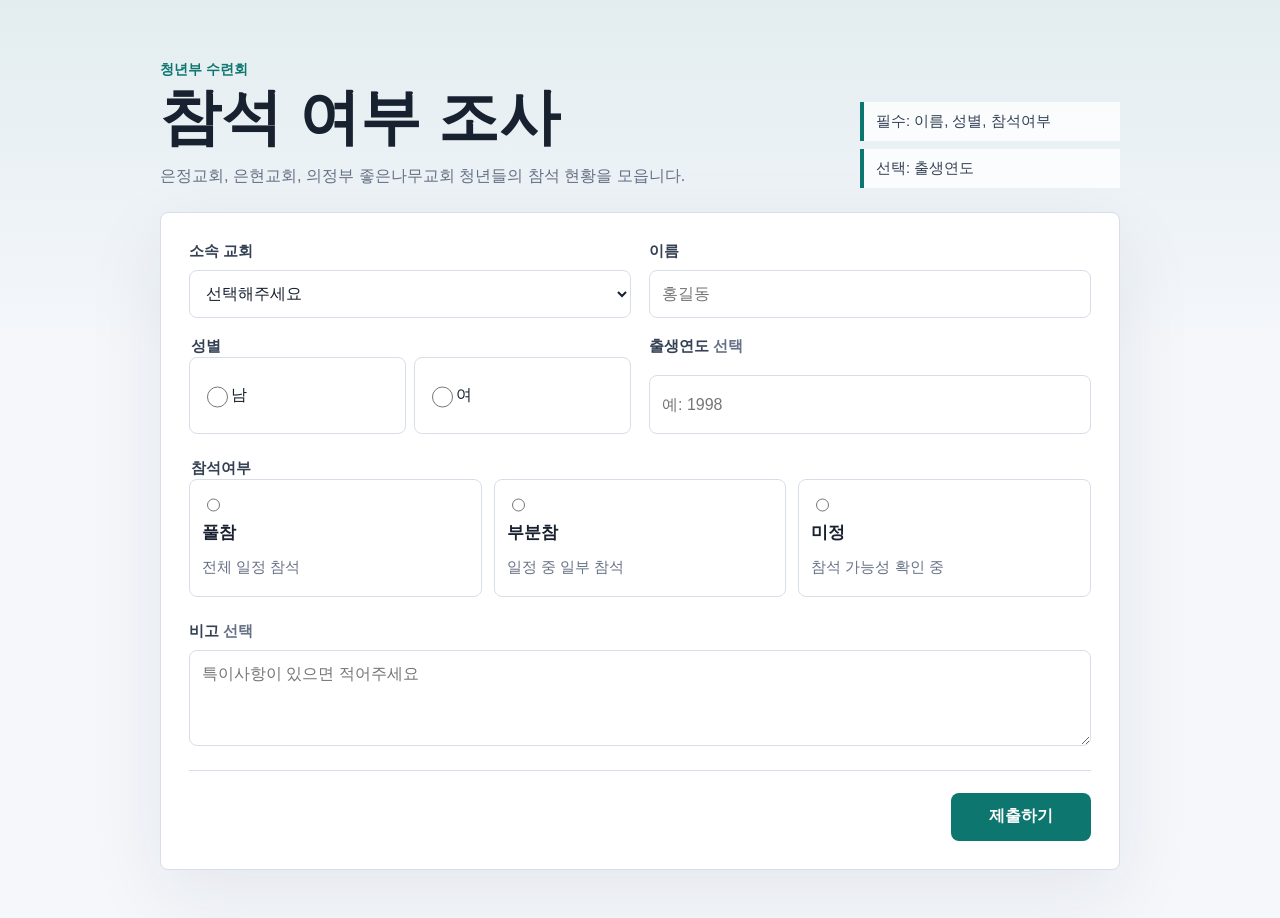
<file: index.html>
<!doctype html>
<html lang="ko">
  <head>
    <meta charset="UTF-8" />
    <meta name="viewport" content="width=device-width, initial-scale=1.0" />
    <title>수련회 참석 조사</title>
    <link rel="stylesheet" href="./styles.css" />
  </head>
  <body>
    <main class="page-shell">
      <section class="intro-panel" aria-labelledby="page-title">
        <div>
          <p class="eyebrow">청년부 수련회</p>
          <h1 id="page-title">참석 여부 조사</h1>
          <p class="intro-copy">
            은정교회, 은현교회, 의정부 좋은나무교회 청년들의 참석 현황을 모읍니다.
          </p>
        </div>
        <div class="quick-stats" aria-label="입력 항목 요약">
          <span>필수: 이름, 성별, 참석여부</span>
          <span>선택: 출생연도</span>
        </div>
      </section>

      <section class="form-panel" aria-label="참석 조사 입력">
        <form id="surveyForm" novalidate>
          <div class="field-grid">
            <label class="field" for="church">
              <span>소속 교회</span>
              <select id="church" name="church" required>
                <option value="">선택해주세요</option>
                <option value="은정교회">은정교회</option>
                <option value="은현교회">은현교회</option>
                <option value="의정부 좋은나무교회">의정부 좋은나무교회</option>
              </select>
            </label>

            <label class="field" for="name">
              <span>이름</span>
              <input id="name" name="name" type="text" autocomplete="name" placeholder="홍길동" required />
            </label>

            <fieldset class="field radio-field">
              <legend>성별</legend>
              <div class="segmented">
                <label><input type="radio" name="gender" value="남" required /> 남</label>
                <label><input type="radio" name="gender" value="여" required /> 여</label>
              </div>
            </fieldset>

            <label class="field" for="birthYear">
              <span>출생연도 <em>선택</em></span>
              <input id="birthYear" name="birthYear" type="number" inputmode="numeric" min="1970" placeholder="예: 1998" />
            </label>
          </div>

          <fieldset class="field attendance-field">
            <legend>참석여부</legend>
            <div class="attendance-options">
              <label>
                <input type="radio" name="attendance" value="풀참" required />
                <strong>풀참</strong>
                <span>전체 일정 참석</span>
              </label>
              <label>
                <input type="radio" name="attendance" value="부분참" required />
                <strong>부분참</strong>
                <span>일정 중 일부 참석</span>
              </label>
              <label>
                <input type="radio" name="attendance" value="미정" required />
                <strong>미정</strong>
                <span>참석 가능성 확인 중</span>
              </label>
            </div>
          </fieldset>

          <section id="joinSection" class="join-section" aria-label="합류 시점" hidden>
            <div class="section-heading">
              <h2>합류 시점</h2>
              <p>부분참 또는 미정인 경우 현재 예상되는 합류 시점과 퇴소 예정 시점을 남겨주세요.</p>
            </div>
            <div class="field-grid">
              <label class="field" for="joinDate">
                <span>합류일</span>
                <input id="joinDate" name="joinDate" type="date" />
              </label>

              <label class="field" for="joinPeriod">
                <span>시간대</span>
                <select id="joinPeriod" name="joinPeriod">
                  <option value="">선택해주세요</option>
                  <option value="새벽 (00:00~06:00)">새벽 (00:00~06:00)</option>
                  <option value="아침 (06:00~09:00)">아침 (06:00~09:00)</option>
                  <option value="오전 (09:00~12:00)">오전 (09:00~12:00)</option>
                  <option value="점심 (12:00~14:00)">점심 (12:00~14:00)</option>
                  <option value="오후 (14:00~18:00)">오후 (14:00~18:00)</option>
                  <option value="저녁 (18:00~21:00)">저녁 (18:00~21:00)</option>
                  <option value="밤 (21:00~24:00)">밤 (21:00~24:00)</option>
                </select>
              </label>

              <label class="field field-wide" for="joinNote">
                <span>메모 <em>선택</em></span>
                <input id="joinNote" name="joinNote" type="text" placeholder="예: 금요일 퇴근 후 출발 예정" />
              </label>

              <label class="field" for="leaveDate">
                <span>퇴소 예정일 <em>선택</em></span>
                <input id="leaveDate" name="leaveDate" type="date" />
              </label>

              <label class="field" for="leavePeriod">
                <span>퇴소 시간대 <em>선택</em></span>
                <select id="leavePeriod" name="leavePeriod">
                  <option value="">선택해주세요</option>
                  <option value="새벽 (00:00~06:00)">새벽 (00:00~06:00)</option>
                  <option value="아침 (06:00~09:00)">아침 (06:00~09:00)</option>
                  <option value="오전 (09:00~12:00)">오전 (09:00~12:00)</option>
                  <option value="점심 (12:00~14:00)">점심 (12:00~14:00)</option>
                  <option value="오후 (14:00~18:00)">오후 (14:00~18:00)</option>
                  <option value="저녁 (18:00~21:00)">저녁 (18:00~21:00)</option>
                  <option value="밤 (21:00~24:00)">밤 (21:00~24:00)</option>
                </select>
              </label>

              <label class="field field-wide" for="leaveNote">
                <span>퇴소 메모 <em>선택</em></span>
                <input id="leaveNote" name="leaveNote" type="text" placeholder="예: 토요일 저녁 식사 후 귀가 예정" />
              </label>
            </div>
          </section>

          <label class="field" for="note">
            <span>비고 <em>선택</em></span>
            <textarea id="note" name="note" rows="3" placeholder="특이사항이 있으면 적어주세요"></textarea>
          </label>

          <div class="form-actions">
            <p id="formMessage" class="form-message" role="status"></p>
            <button type="submit">제출하기</button>
          </div>
        </form>
      </section>
    </main>

    <script src="./config.js"></script>
    <script src="./app.js"></script>
  </body>
</html>
</file>
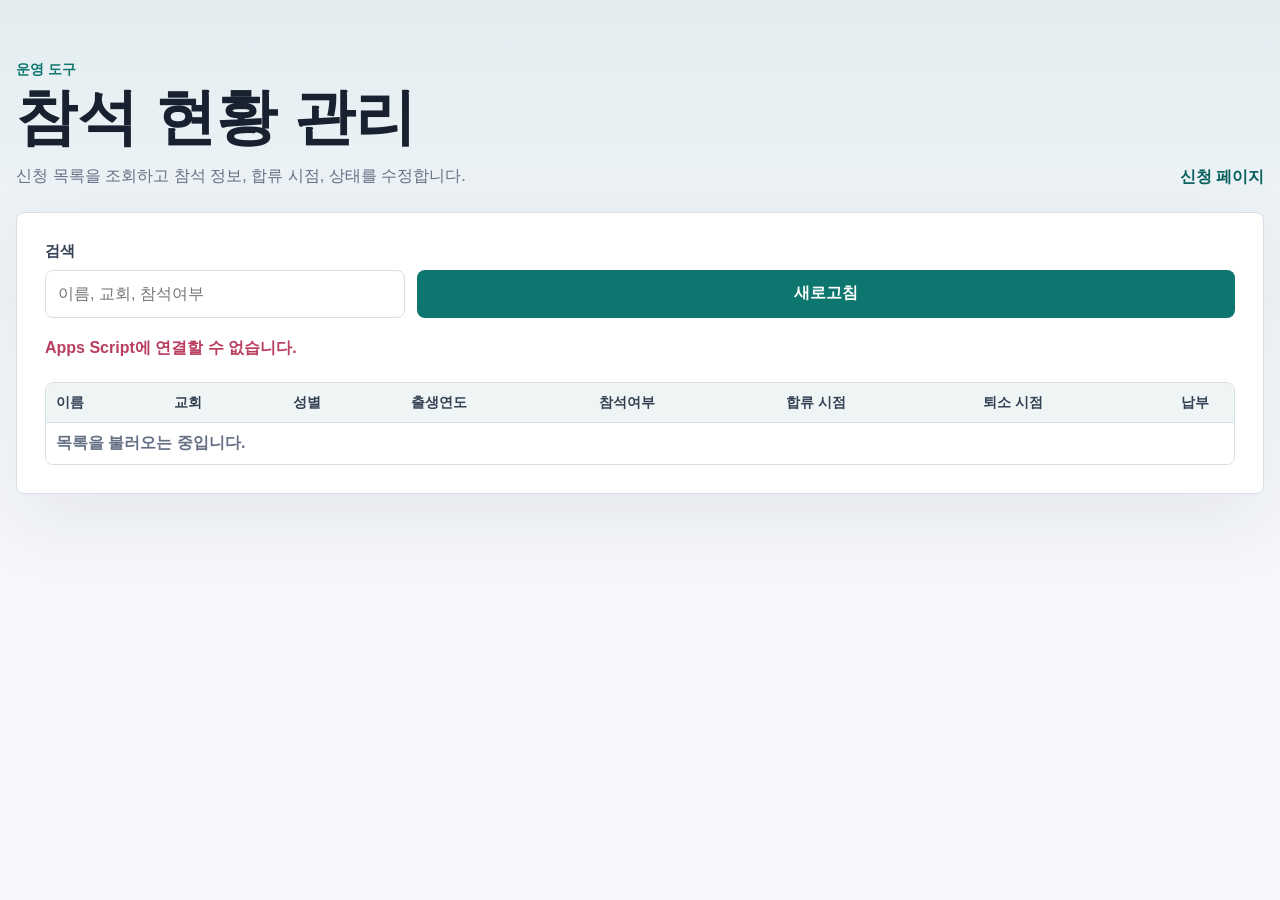
<file: admin.html>
<!doctype html>
<html lang="ko">
  <head>
    <meta charset="UTF-8" />
    <meta name="viewport" content="width=device-width, initial-scale=1.0" />
    <title>수련회 참석 조사 관리자</title>
    <link rel="stylesheet" href="./styles.css" />
  </head>
  <body>
    <main class="page-shell admin-shell">
      <section class="intro-panel" aria-labelledby="page-title">
        <div>
          <p class="eyebrow">운영 도구</p>
          <h1 id="page-title">참석 현황 관리</h1>
          <p class="intro-copy">신청 목록을 조회하고 참석 정보, 합류 시점, 상태를 수정합니다.</p>
        </div>
        <a class="text-link" href="./index.html">신청 페이지</a>
      </section>

      <section class="form-panel admin-panel" aria-label="운영 도구">
        <div class="admin-toolbar">
          <label class="field" for="searchInput">
            <span>검색</span>
            <input id="searchInput" type="search" placeholder="이름, 교회, 참석여부" />
          </label>
          <button id="refreshButton" type="button">새로고침</button>
        </div>

        <p id="adminMessage" class="form-message" role="status"></p>

        <div class="table-wrap">
          <table class="admin-table">
            <thead>
              <tr>
                <th>이름</th>
                <th>교회</th>
                <th>성별</th>
                <th>출생연도</th>
                <th>참석여부</th>
                <th>합류 시점</th>
                <th>퇴소 시점</th>
                <th>납부</th>
                <th>상태</th>
                <th>관리</th>
              </tr>
            </thead>
            <tbody id="responseRows">
              <tr>
                <td colspan="10" class="empty-cell">목록을 불러오는 중입니다.</td>
              </tr>
            </tbody>
          </table>
        </div>
      </section>
    </main>

    <template id="rowTemplate">
      <tr>
        <td>
          <input name="name" aria-label="이름" required />
          <small data-field="submittedAt"></small>
        </td>
        <td>
          <select name="church" aria-label="소속 교회" required>
            <option value="은정교회">은정교회</option>
            <option value="은현교회">은현교회</option>
            <option value="의정부 좋은나무교회">의정부 좋은나무교회</option>
          </select>
        </td>
        <td>
          <select name="gender" aria-label="성별" required>
            <option value="남">남</option>
            <option value="여">여</option>
          </select>
        </td>
        <td><input name="birthYear" type="number" min="1970" aria-label="출생연도" /></td>
        <td>
          <select name="attendance" aria-label="참석여부" required>
            <option value="풀참">풀참</option>
            <option value="부분참">부분참</option>
            <option value="미정">미정</option>
          </select>
        </td>
        <td class="join-cell">
          <input name="joinDate" type="date" aria-label="합류일" />
          <select name="joinPeriod" aria-label="합류 시간대">
            <option value="">시간대 없음</option>
            <option value="새벽 (00:00~06:00)">새벽 (00:00~06:00)</option>
            <option value="아침 (06:00~09:00)">아침 (06:00~09:00)</option>
            <option value="오전 (09:00~12:00)">오전 (09:00~12:00)</option>
            <option value="점심 (12:00~14:00)">점심 (12:00~14:00)</option>
            <option value="오후 (14:00~18:00)">오후 (14:00~18:00)</option>
            <option value="저녁 (18:00~21:00)">저녁 (18:00~21:00)</option>
            <option value="밤 (21:00~24:00)">밤 (21:00~24:00)</option>
          </select>
          <input name="joinNote" aria-label="합류 메모" placeholder="합류 메모" />
          <textarea name="note" aria-label="비고" rows="2" placeholder="비고"></textarea>
        </td>
        <td class="schedule-cell">
          <input name="leaveDate" type="date" aria-label="퇴소일" />
          <select name="leavePeriod" aria-label="퇴소 시간대">
            <option value="">시간대 없음</option>
            <option value="새벽 (00:00~06:00)">새벽 (00:00~06:00)</option>
            <option value="아침 (06:00~09:00)">아침 (06:00~09:00)</option>
            <option value="오전 (09:00~12:00)">오전 (09:00~12:00)</option>
            <option value="점심 (12:00~14:00)">점심 (12:00~14:00)</option>
            <option value="오후 (14:00~18:00)">오후 (14:00~18:00)</option>
            <option value="저녁 (18:00~21:00)">저녁 (18:00~21:00)</option>
            <option value="밤 (21:00~24:00)">밤 (21:00~24:00)</option>
          </select>
          <input name="leaveNote" aria-label="퇴소 메모" placeholder="퇴소 메모" />
        </td>
        <td class="payment-cell">
          <select name="paymentStatus" aria-label="납부 상태">
            <option value="미납">미납</option>
            <option value="완납">완납</option>
            <option value="부분납">부분납</option>
            <option value="면제">면제</option>
            <option value="환불">환불</option>
          </select>
          <input name="paymentAmount" type="number" min="0" aria-label="납부금액" placeholder="금액" />
          <select name="paymentMethod" aria-label="납부 방식">
            <option value="">방식 없음</option>
            <option value="계좌이체">계좌이체</option>
            <option value="현금">현금</option>
            <option value="카드">카드</option>
            <option value="기타">기타</option>
          </select>
          <input name="paymentNote" aria-label="납부 메모" placeholder="납부 메모" />
        </td>
        <td>
          <select name="status" aria-label="상태" required>
            <option value="접수">접수</option>
            <option value="확인">확인</option>
            <option value="취소">취소</option>
          </select>
        </td>
        <td class="row-actions">
          <button type="button" data-action="save">저장</button>
          <button type="button" data-action="delete" class="danger-button">삭제</button>
        </td>
      </tr>
    </template>

    <script src="./config.js"></script>
    <script src="./admin.js"></script>
  </body>
</html>
</file>
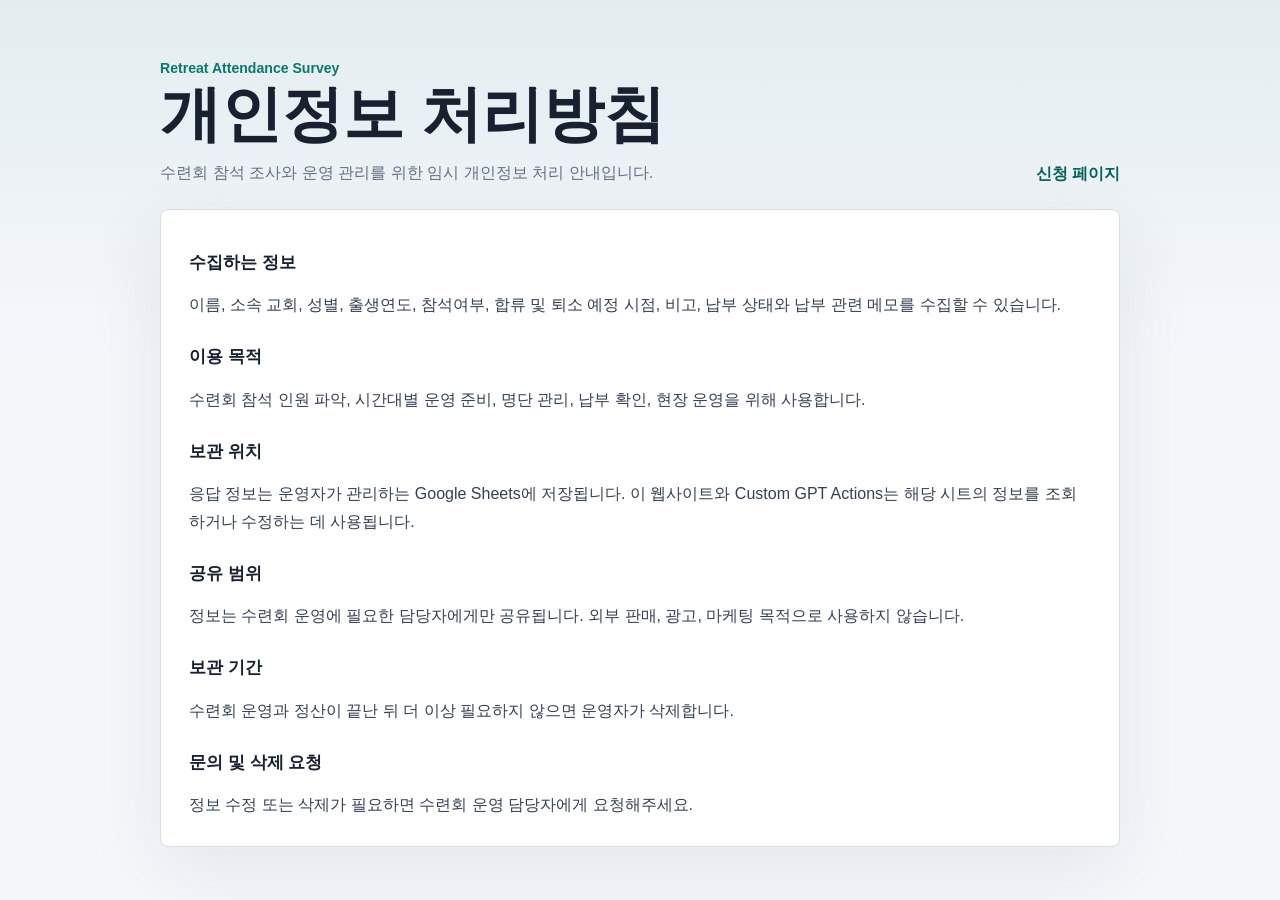
<file: privacy.html>
<!doctype html>
<html lang="ko">
  <head>
    <meta charset="UTF-8" />
    <meta name="viewport" content="width=device-width, initial-scale=1.0" />
    <title>개인정보 처리방침</title>
    <link rel="stylesheet" href="./styles.css" />
  </head>
  <body>
    <main class="page-shell">
      <section class="intro-panel" aria-labelledby="page-title">
        <div>
          <p class="eyebrow">Retreat Attendance Survey</p>
          <h1 id="page-title">개인정보 처리방침</h1>
          <p class="intro-copy">수련회 참석 조사와 운영 관리를 위한 임시 개인정보 처리 안내입니다.</p>
        </div>
        <a class="text-link" href="./index.html">신청 페이지</a>
      </section>

      <section class="form-panel policy-panel">
        <h2>수집하는 정보</h2>
        <p>이름, 소속 교회, 성별, 출생연도, 참석여부, 합류 및 퇴소 예정 시점, 비고, 납부 상태와 납부 관련 메모를 수집할 수 있습니다.</p>

        <h2>이용 목적</h2>
        <p>수련회 참석 인원 파악, 시간대별 운영 준비, 명단 관리, 납부 확인, 현장 운영을 위해 사용합니다.</p>

        <h2>보관 위치</h2>
        <p>응답 정보는 운영자가 관리하는 Google Sheets에 저장됩니다. 이 웹사이트와 Custom GPT Actions는 해당 시트의 정보를 조회하거나 수정하는 데 사용됩니다.</p>

        <h2>공유 범위</h2>
        <p>정보는 수련회 운영에 필요한 담당자에게만 공유됩니다. 외부 판매, 광고, 마케팅 목적으로 사용하지 않습니다.</p>

        <h2>보관 기간</h2>
        <p>수련회 운영과 정산이 끝난 뒤 더 이상 필요하지 않으면 운영자가 삭제합니다.</p>

        <h2>문의 및 삭제 요청</h2>
        <p>정보 수정 또는 삭제가 필요하면 수련회 운영 담당자에게 요청해주세요.</p>
      </section>
    </main>
  </body>
</html>
</file>
<file: styles.css>
:root {
  color-scheme: light;
  --ink: #18212f;
  --muted: #667085;
  --line: #d8dee8;
  --surface: #ffffff;
  --bg: #f5f7fb;
  --brand: #0d766e;
  --brand-dark: #075f5a;
  --accent: #b93d5e;
  --focus: rgba(13, 118, 110, 0.22);
  font-family: Inter, Pretendard, -apple-system, BlinkMacSystemFont, "Segoe UI", sans-serif;
}

* {
  box-sizing: border-box;
}

body {
  margin: 0;
  min-height: 100vh;
  background:
    linear-gradient(180deg, rgba(13, 118, 110, 0.08), rgba(245, 247, 251, 0) 360px),
    var(--bg);
  color: var(--ink);
}

button,
input,
select,
textarea {
  font: inherit;
}

.page-shell {
  width: min(960px, calc(100% - 32px));
  margin: 0 auto;
  padding: 32px 0 48px;
}

.intro-panel {
  display: flex;
  align-items: end;
  justify-content: space-between;
  gap: 24px;
  padding: 28px 0 24px;
}

.eyebrow {
  margin: 0 0 8px;
  color: var(--brand);
  font-size: 0.88rem;
  font-weight: 800;
}

h1 {
  margin: 0;
  font-size: clamp(2rem, 6vw, 3.8rem);
  line-height: 1;
  letter-spacing: 0;
}

.intro-copy {
  max-width: 560px;
  margin: 14px 0 0;
  color: var(--muted);
  font-size: 1.02rem;
  line-height: 1.6;
}

.quick-stats {
  display: grid;
  gap: 8px;
  flex: 0 0 260px;
  color: #344054;
  font-size: 0.92rem;
}

.quick-stats span {
  border-left: 4px solid var(--brand);
  background: rgba(255, 255, 255, 0.8);
  padding: 10px 12px;
}

.form-panel {
  background: var(--surface);
  border: 1px solid var(--line);
  border-radius: 8px;
  box-shadow: 0 24px 80px rgba(24, 33, 47, 0.08);
  padding: 28px;
}

form {
  display: grid;
  gap: 24px;
}

.field-grid {
  display: grid;
  grid-template-columns: repeat(2, minmax(0, 1fr));
  gap: 18px;
}

.field,
fieldset {
  min-width: 0;
  margin: 0;
  border: 0;
  padding: 0;
}

.field {
  display: grid;
  gap: 8px;
}

.field-wide {
  grid-column: 1 / -1;
}

.field span,
legend {
  color: #344054;
  font-size: 0.95rem;
  font-weight: 800;
}

em {
  color: var(--muted);
  font-style: normal;
  font-weight: 600;
}

input,
select,
textarea {
  width: 100%;
  min-height: 48px;
  border: 1px solid var(--line);
  border-radius: 8px;
  background: #fff;
  color: var(--ink);
  padding: 11px 12px;
  outline: none;
}

textarea {
  resize: vertical;
  line-height: 1.5;
}

input:focus,
select:focus,
textarea:focus {
  border-color: var(--brand);
  box-shadow: 0 0 0 4px var(--focus);
}

.radio-field {
  display: grid;
  gap: 8px;
}

.segmented {
  display: grid;
  grid-template-columns: repeat(2, minmax(0, 1fr));
  gap: 8px;
}

.segmented label,
.attendance-options label {
  display: grid;
  cursor: pointer;
  border: 1px solid var(--line);
  border-radius: 8px;
  background: #fff;
  padding: 12px;
}

.segmented label {
  grid-template-columns: auto 1fr;
  align-items: center;
  gap: 8px;
  min-height: 48px;
}

.attendance-field {
  display: grid;
  gap: 10px;
}

.attendance-options {
  display: grid;
  grid-template-columns: repeat(3, minmax(0, 1fr));
  gap: 12px;
}

.attendance-options label {
  gap: 6px;
  min-height: 118px;
}

.attendance-options input {
  width: auto;
  min-height: auto;
  justify-self: start;
}

.attendance-options strong {
  font-size: 1.05rem;
}

.attendance-options span {
  color: var(--muted);
  font-size: 0.92rem;
  font-weight: 500;
}

.segmented label:has(input:checked),
.attendance-options label:has(input:checked) {
  border-color: var(--brand);
  background: rgba(13, 118, 110, 0.07);
}

.join-section {
  border: 1px solid #dbe6e4;
  border-radius: 8px;
  background: #f7fbfa;
  padding: 20px;
}

.section-heading {
  margin-bottom: 18px;
}

.section-heading h2 {
  margin: 0;
  font-size: 1.1rem;
}

.section-heading p {
  margin: 6px 0 0;
  color: var(--muted);
  line-height: 1.5;
}

.form-actions {
  display: flex;
  align-items: center;
  justify-content: space-between;
  gap: 16px;
  border-top: 1px solid var(--line);
  padding-top: 22px;
}

.form-message {
  min-height: 24px;
  margin: 0;
  color: var(--muted);
  font-weight: 700;
}

.form-message.is-error {
  color: var(--accent);
}

.form-message.is-success {
  color: var(--brand-dark);
}

button {
  min-width: 140px;
  min-height: 48px;
  border: 0;
  border-radius: 8px;
  background: var(--brand);
  color: #fff;
  cursor: pointer;
  font-weight: 800;
  padding: 0 20px;
}

button:hover {
  background: var(--brand-dark);
}

button:disabled {
  cursor: wait;
  opacity: 0.65;
}

.text-link {
  color: var(--brand-dark);
  font-weight: 800;
  text-decoration: none;
}

.text-link:hover {
  text-decoration: underline;
}

.admin-shell {
  width: min(1280px, calc(100% - 32px));
}

.admin-panel {
  display: grid;
  gap: 20px;
}

.admin-key-form,
.admin-toolbar {
  display: grid;
  align-items: end;
  grid-template-columns: minmax(220px, 360px) auto;
  gap: 12px;
}

.table-wrap {
  overflow-x: auto;
  border: 1px solid var(--line);
  border-radius: 8px;
}

.admin-table {
  width: 100%;
  min-width: 1480px;
  border-collapse: collapse;
  background: #fff;
}

.admin-table th,
.admin-table td {
  border-bottom: 1px solid var(--line);
  padding: 10px;
  text-align: left;
  vertical-align: top;
}

.admin-table th {
  background: #eef5f4;
  color: #344054;
  font-size: 0.88rem;
  font-weight: 800;
}

.admin-table tr:last-child td {
  border-bottom: 0;
}

.admin-table input,
.admin-table select,
.admin-table textarea {
  min-height: 40px;
  padding: 8px 10px;
  font-size: 0.92rem;
}

.admin-table small {
  display: block;
  margin-top: 6px;
  color: var(--muted);
  font-size: 0.78rem;
}

.join-cell,
.schedule-cell,
.payment-cell {
  display: grid;
  min-width: 250px;
  gap: 8px;
}

.row-actions {
  min-width: 160px;
}

.row-actions button {
  width: 100%;
  min-width: 0;
  min-height: 40px;
  margin-bottom: 8px;
}

.danger-button {
  background: var(--accent);
}

.danger-button:hover {
  background: #982f4b;
}

.empty-cell {
  color: var(--muted);
  font-weight: 700;
  text-align: center;
}

.policy-panel {
  display: grid;
  gap: 14px;
  line-height: 1.7;
}

.policy-panel h2 {
  margin: 10px 0 0;
  font-size: 1.08rem;
}

.policy-panel p {
  margin: 0;
  color: #344054;
}

@media (max-width: 720px) {
  .page-shell {
    width: min(100% - 24px, 960px);
    padding-top: 18px;
  }

  .intro-panel,
  .form-actions {
    align-items: stretch;
    flex-direction: column;
  }

  .quick-stats {
    flex-basis: auto;
  }

  .form-panel {
    padding: 20px;
  }

  .field-grid,
  .attendance-options {
    grid-template-columns: 1fr;
  }

  .attendance-options label {
    min-height: 92px;
  }

  button {
    width: 100%;
  }

  .admin-key-form,
  .admin-toolbar {
    grid-template-columns: 1fr;
  }

  .table-wrap {
    border: 0;
    overflow: visible;
  }

  .admin-table,
  .admin-table thead,
  .admin-table tbody,
  .admin-table tr,
  .admin-table th,
  .admin-table td {
    display: block;
    width: 100%;
    min-width: 0;
  }

  .admin-table thead {
    display: none;
  }

  .admin-table tr {
    border: 1px solid var(--line);
    border-radius: 8px;
    background: #fff;
    margin-bottom: 12px;
    padding: 10px;
  }

  .admin-table td {
    border-bottom: 0;
    padding: 6px 0;
  }

  .join-cell,
  .schedule-cell,
  .payment-cell {
    min-width: 0;
  }
}
</file>
